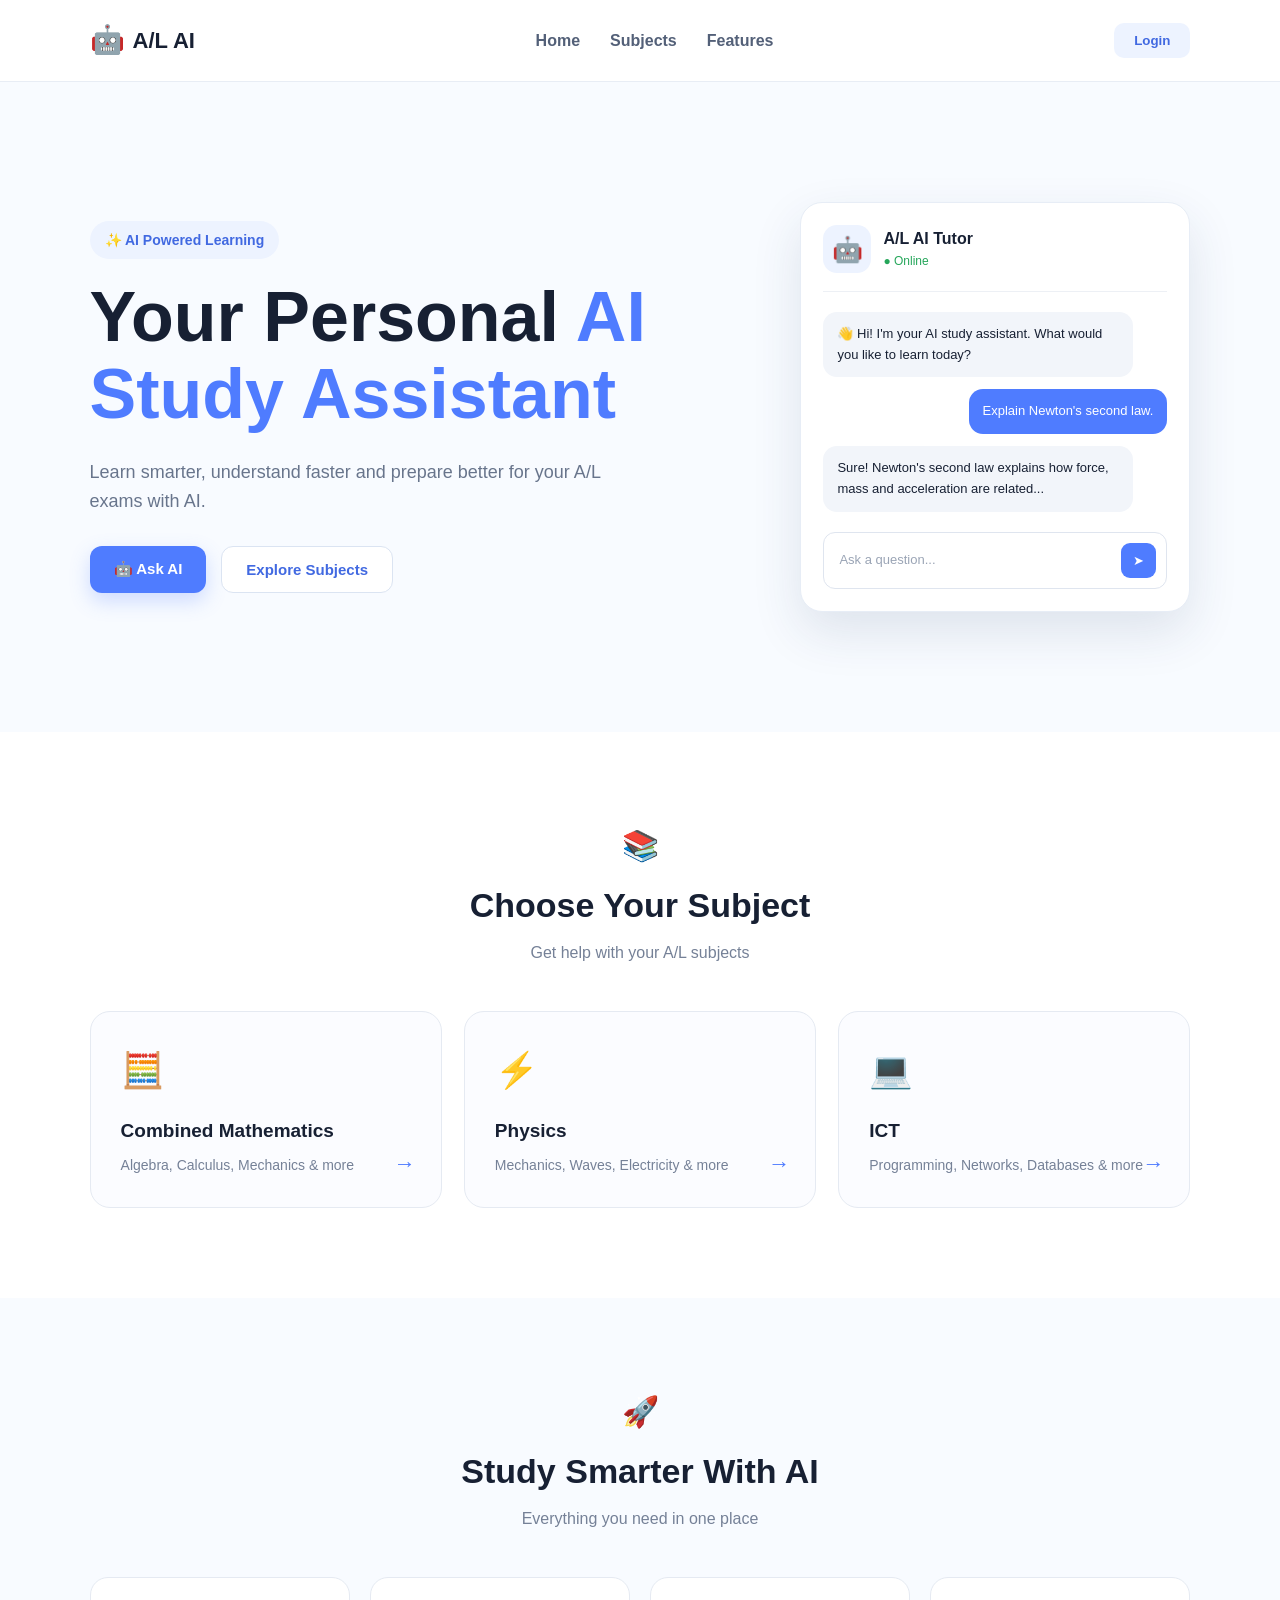
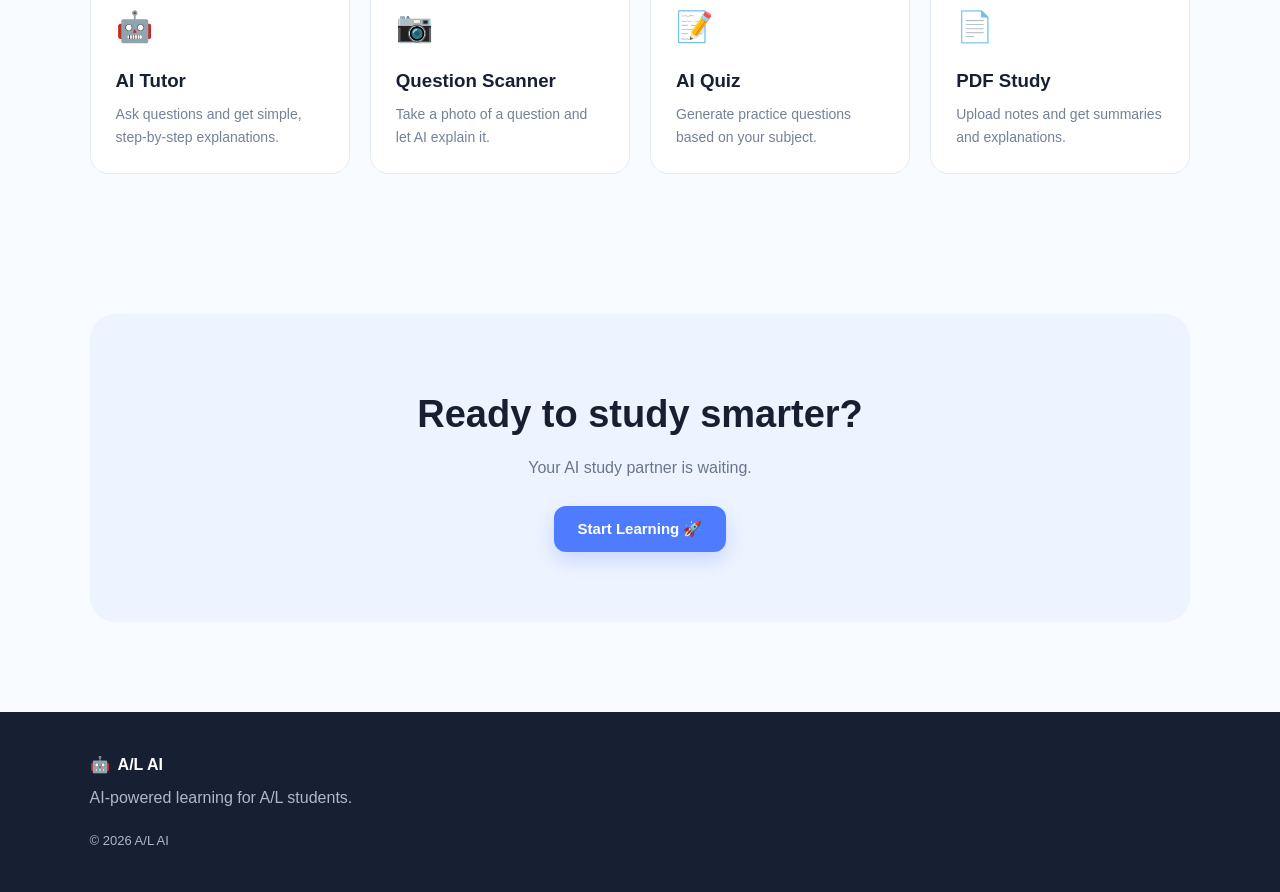
<file: index.html>
<!DOCTYPE html>
<html lang="en">
<head>
    <meta charset="UTF-8">
    <meta name="viewport" content="width=device-width, initial-scale=1.0">

    <title>A/L AI - Your AI Study Assistant</title>

    <link rel="stylesheet" href="style.css">
</head>

<body>

    <!-- Navigation -->
    <header class="navbar">

        <div class="logo">
            <span>🤖</span>
            <h2>A/L AI</h2>
        </div>

        <nav>
            <a href="#home">Home</a>
            <a href="#subjects">Subjects</a>
            <a href="#features">Features</a>
        </nav>

        <button class="login-btn">Login</button>

    </header>


    <!-- Hero Section -->
    <main>

        <section class="hero" id="home">

            <div class="hero-content">

                <div class="badge">
                    ✨ AI Powered Learning
                </div>

                <h1>
                    Your Personal
                    <span>AI Study Assistant</span>
                </h1>

                <p>
                    Learn smarter, understand faster and prepare
                    better for your A/L exams with AI.
                </p>

                <div class="hero-buttons">

                    <button class="primary-btn" onclick="startChat()">
                        🤖 Ask AI
                    </button>

                    <button class="secondary-btn" onclick="scrollToSubjects()">
                        Explore Subjects
                    </button>

                </div>

            </div>


            <!-- AI Preview Card -->
            <div class="ai-card">

                <div class="ai-card-header">

                    <div class="ai-avatar">
                        🤖
                    </div>

                    <div>
                        <h3>A/L AI Tutor</h3>
                        <p>● Online</p>
                    </div>

                </div>


                <div class="chat-preview">

                    <div class="ai-message">
                        👋 Hi! I'm your AI study assistant.
                        What would you like to learn today?
                    </div>

                    <div class="user-message">
                        Explain Newton's second law.
                    </div>

                    <div class="ai-message">
                        Sure! Newton's second law explains how
                        force, mass and acceleration are related...
                    </div>

                </div>


                <div class="chat-input-preview">
                    <span>Ask a question...</span>
                    <button onclick="startChat()">➤</button>
                </div>

            </div>

        </section>


        <!-- Subjects -->
        <section class="subjects" id="subjects">

            <div class="section-title">

                <span>📚</span>

                <h2>Choose Your Subject</h2>

                <p>
                    Get help with your A/L subjects
                </p>

            </div>


            <div class="subject-grid">

                <div class="subject-card maths"
                     onclick="selectSubject('Combined Mathematics')">

                    <div class="subject-icon">
                        🧮
                    </div>

                    <h3>Combined Mathematics</h3>

                    <p>
                        Algebra, Calculus, Mechanics & more
                    </p>

                    <span class="arrow">→</span>

                </div>


                <div class="subject-card physics"
                     onclick="selectSubject('Physics')">

                    <div class="subject-icon">
                        ⚡
                    </div>

                    <h3>Physics</h3>

                    <p>
                        Mechanics, Waves, Electricity & more
                    </p>

                    <span class="arrow">→</span>

                </div>


                <div class="subject-card ict"
                     onclick="selectSubject('ICT')">

                    <div class="subject-icon">
                        💻
                    </div>

                    <h3>ICT</h3>

                    <p>
                        Programming, Networks, Databases & more
                    </p>

                    <span class="arrow">→</span>

                </div>

            </div>

        </section>


        <!-- Features -->
        <section class="features" id="features">

            <div class="section-title">

                <span>🚀</span>

                <h2>Study Smarter With AI</h2>

                <p>
                    Everything you need in one place
                </p>

            </div>


            <div class="feature-grid">

                <div class="feature-card">

                    <div>🤖</div>

                    <h3>AI Tutor</h3>

                    <p>
                        Ask questions and get simple,
                        step-by-step explanations.
                    </p>

                </div>


                <div class="feature-card">

                    <div>📷</div>

                    <h3>Question Scanner</h3>

                    <p>
                        Take a photo of a question
                        and let AI explain it.
                    </p>

                </div>


                <div class="feature-card">

                    <div>📝</div>

                    <h3>AI Quiz</h3>

                    <p>
                        Generate practice questions
                        based on your subject.
                    </p>

                </div>


                <div class="feature-card">

                    <div>📄</div>

                    <h3>PDF Study</h3>

                    <p>
                        Upload notes and get summaries
                        and explanations.
                    </p>

                </div>

            </div>

        </section>


        <!-- Call To Action -->
        <section class="cta">

            <h2>Ready to study smarter?</h2>

            <p>
                Your AI study partner is waiting.
            </p>

            <button class="primary-btn" onclick="startChat()">
                Start Learning 🚀
            </button>

        </section>

    </main>


    <!-- Footer -->
    <footer>

        <div class="logo">
            🤖 <strong>A/L AI</strong>
        </div>

        <p>
            AI-powered learning for A/L students.
        </p>

        <p class="copyright">
            © 2026 A/L AI
        </p>

    </footer>


    <script src="script.js"></script>

</body>
</html>
</file>
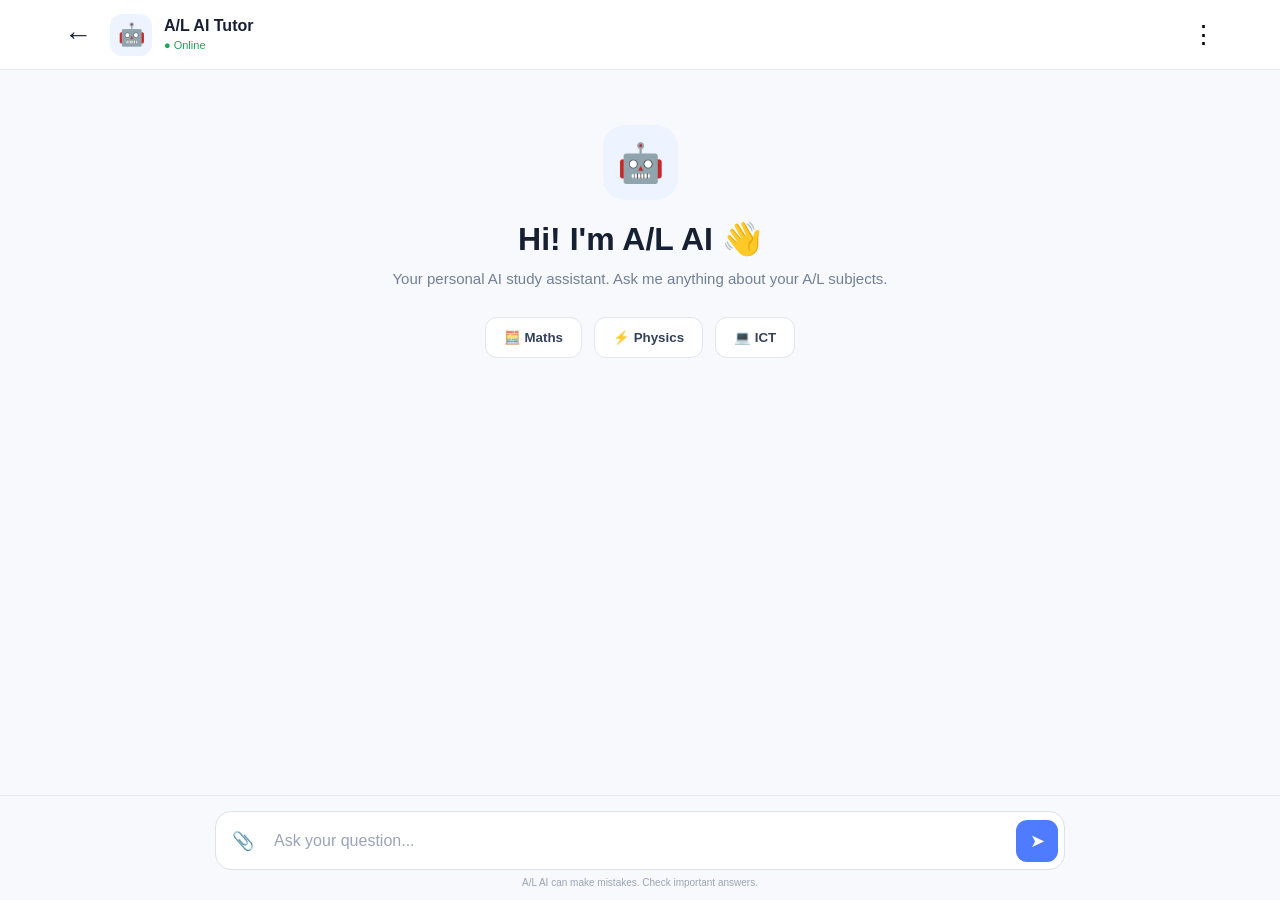
<file: chat.html>
<!DOCTYPE html>
<html lang="en">
<head>
    <meta charset="UTF-8">
    <meta name="viewport" content="width=device-width, initial-scale=1.0">

    <title>A/L AI Tutor</title>

    <link rel="stylesheet" href="chat.css">
</head>

<body>

<header class="chat-header">

    <a href="index.html" class="back-btn">←</a>

    <div class="chat-logo">
        <div class="bot-icon">🤖</div>

        <div>
            <h2>A/L AI Tutor</h2>
            <span>● Online</span>
        </div>
    </div>

    <button class="menu-btn">⋮</button>

</header>


<main class="chat-container">

    <div class="welcome" id="welcome">

        <div class="big-bot">🤖</div>

        <h1>Hi! I'm A/L AI 👋</h1>

        <p>
            Your personal AI study assistant.
            Ask me anything about your A/L subjects.
        </p>

        <div class="quick-buttons">

            <button type="button" onclick="quickQuestion('Combined Mathematics')">
                🧮 Maths
            </button>

            <button type="button" onclick="quickQuestion('Physics')">
                ⚡ Physics
            </button>

            <button type="button" onclick="quickQuestion('ICT')">
                💻 ICT
            </button>

        </div>

    </div>


    <div id="messages"></div>

</main>


<footer class="input-area">

    <div class="input-box">

        <button
            type="button"
            class="attach-btn"
            onclick="showComingSoon()">
            📎
        </button>

        <input
            id="questionInput"
            type="text"
            placeholder="Ask your question..."
            autocomplete="off"
            inputmode="text"
        >

        <button
            type="button"
            class="send-btn"
            onclick="sendQuestion()">
            ➤
        </button>

    </div>

    <p class="disclaimer">
        A/L AI can make mistakes. Check important answers.
    </p>

</footer>


<script src="chat.js"></script>

</body>
</html>
</file>
<file: style.css>
* {
    margin: 0;
    padding: 0;
    box-sizing: border-box;
}

html {
    scroll-behavior: smooth;
}

body {
    font-family: Arial, Helvetica, sans-serif;
    background: #f8fbff;
    color: #172033;
    line-height: 1.6;
}


/* =========================
   NAVBAR
========================= */

.navbar {
    width: 100%;
    padding: 18px 7%;
    display: flex;
    align-items: center;
    justify-content: space-between;
    background: white;
    border-bottom: 1px solid #e8edf5;
    position: sticky;
    top: 0;
    z-index: 1000;
}

.logo {
    display: flex;
    align-items: center;
    gap: 8px;
}

.logo span {
    font-size: 28px;
}

.logo h2 {
    font-size: 22px;
}

.navbar nav {
    display: flex;
    gap: 30px;
}

.navbar nav a {
    text-decoration: none;
    color: #536078;
    font-weight: 600;
    transition: 0.2s;
}

.navbar nav a:hover {
    color: #4f7cff;
}

.login-btn {
    border: none;
    background: #edf3ff;
    color: #4169e1;
    padding: 10px 20px;
    border-radius: 10px;
    font-weight: bold;
    cursor: pointer;
}


/* =========================
   HERO
========================= */

.hero {
    min-height: 650px;
    padding: 80px 7%;
    display: flex;
    align-items: center;
    justify-content: space-between;
    gap: 60px;
}

.hero-content {
    max-width: 600px;
}

.badge {
    display: inline-block;
    background: #edf3ff;
    color: #4169e1;
    padding: 8px 15px;
    border-radius: 50px;
    font-size: 14px;
    font-weight: bold;
    margin-bottom: 20px;
}

.hero h1 {
    font-size: clamp(42px, 6vw, 70px);
    line-height: 1.1;
    margin-bottom: 25px;
}

.hero h1 span {
    color: #4f7cff;
}

.hero-content > p {
    font-size: 18px;
    color: #68758c;
    max-width: 520px;
    margin-bottom: 30px;
}

.hero-buttons {
    display: flex;
    gap: 15px;
    flex-wrap: wrap;
}

.primary-btn,
.secondary-btn {
    border: none;
    padding: 14px 24px;
    border-radius: 12px;
    font-size: 15px;
    font-weight: bold;
    cursor: pointer;
    transition: 0.2s;
}

.primary-btn {
    background: #4f7cff;
    color: white;
    box-shadow: 0 8px 20px rgba(79, 124, 255, 0.25);
}

.primary-btn:hover {
    transform: translateY(-2px);
}

.secondary-btn {
    background: white;
    color: #4169e1;
    border: 1px solid #dbe4f2;
}

.secondary-btn:hover {
    background: #f2f6ff;
}


/* =========================
   AI CARD
========================= */

.ai-card {
    width: 390px;
    background: white;
    border-radius: 22px;
    padding: 22px;
    box-shadow: 0 20px 50px rgba(30, 60, 100, 0.12);
    border: 1px solid #e7edf6;
}

.ai-card-header {
    display: flex;
    align-items: center;
    gap: 12px;
    padding-bottom: 18px;
    border-bottom: 1px solid #edf0f5;
}

.ai-avatar {
    width: 48px;
    height: 48px;
    background: #edf3ff;
    border-radius: 14px;
    display: flex;
    align-items: center;
    justify-content: center;
    font-size: 25px;
}

.ai-card-header h3 {
    font-size: 16px;
}

.ai-card-header p {
    color: #25a65a;
    font-size: 12px;
}

.chat-preview {
    padding: 20px 0;
    display: flex;
    flex-direction: column;
    gap: 12px;
}

.ai-message,
.user-message {
    padding: 12px 14px;
    border-radius: 14px;
    font-size: 13px;
    max-width: 90%;
}

.ai-message {
    background: #f2f5fa;
    align-self: flex-start;
}

.user-message {
    background: #4f7cff;
    color: white;
    align-self: flex-end;
}

.chat-input-preview {
    display: flex;
    justify-content: space-between;
    align-items: center;
    border: 1px solid #dfe5ef;
    padding: 10px 10px 10px 15px;
    border-radius: 12px;
    color: #9aa4b5;
    font-size: 13px;
}

.chat-input-preview button {
    border: none;
    background: #4f7cff;
    color: white;
    width: 35px;
    height: 35px;
    border-radius: 9px;
    cursor: pointer;
}


/* =========================
   SECTION TITLE
========================= */

.section-title {
    text-align: center;
    margin-bottom: 45px;
}

.section-title > span {
    font-size: 30px;
}

.section-title h2 {
    font-size: 34px;
    margin: 8px 0;
}

.section-title p {
    color: #758197;
}


/* =========================
   SUBJECTS
========================= */

.subjects {
    padding: 90px 7%;
    background: white;
}

.subject-grid {
    display: grid;
    grid-template-columns: repeat(3, 1fr);
    gap: 22px;
}

.subject-card {
    position: relative;
    padding: 30px;
    border-radius: 20px;
    border: 1px solid #e5eaf2;
    background: #fbfcff;
    cursor: pointer;
    transition: 0.25s;
}

.subject-card:hover {
    transform: translateY(-5px);
    box-shadow: 0 15px 35px rgba(40, 70, 110, 0.1);
}

.subject-icon {
    font-size: 35px;
    margin-bottom: 18px;
}

.subject-card h3 {
    font-size: 19px;
    margin-bottom: 8px;
}

.subject-card p {
    color: #758197;
    font-size: 14px;
}

.arrow {
    position: absolute;
    right: 25px;
    bottom: 25px;
    font-size: 22px;
    color: #4f7cff;
}


/* =========================
   FEATURES
========================= */

.features {
    padding: 90px 7%;
}

.feature-grid {
    display: grid;
    grid-template-columns: repeat(4, 1fr);
    gap: 20px;
}

.feature-card {
    background: white;
    border: 1px solid #e5eaf2;
    border-radius: 18px;
    padding: 25px;
}

.feature-card > div {
    font-size: 30px;
    margin-bottom: 15px;
}

.feature-card h3 {
    margin-bottom: 8px;
}

.feature-card p {
    color: #758197;
    font-size: 14px;
}


/* =========================
   CTA
========================= */

.cta {
    margin: 50px 7% 90px;
    padding: 70px 30px;
    text-align: center;
    background: #eef4ff;
    border-radius: 25px;
}

.cta h2 {
    font-size: 38px;
    margin-bottom: 10px;
}

.cta p {
    color: #68758c;
    margin-bottom: 25px;
}


/* =========================
   FOOTER
========================= */

footer {
    padding: 40px 7%;
    background: #172033;
    color: white;
}

footer p {
    color: #aeb8c9;
    margin-top: 8px;
}

.copyright {
    margin-top: 20px;
    font-size: 13px;
}


/* =========================
   MOBILE
========================= */

@media (max-width: 900px) {

    .navbar nav {
        display: none;
    }

    .hero {
        flex-direction: column;
        text-align: center;
        padding-top: 60px;
    }

    .hero-content > p {
        margin-left: auto;
        margin-right: auto;
    }

    .hero-buttons {
        justify-content: center;
    }

    .ai-card {
        width: 100%;
        max-width: 420px;
    }

    .subject-grid {
        grid-template-columns: 1fr;
    }

    .feature-grid {
        grid-template-columns: repeat(2, 1fr);
    }
}


@media (max-width: 550px) {

    .navbar {
        padding: 15px 5%;
    }

    .login-btn {
        padding: 8px 14px;
    }

    .hero {
        padding: 50px 5%;
    }

    .hero h1 {
        font-size: 42px;
    }

    .subjects,
    .features {
        padding: 70px 5%;
    }

    .section-title h2 {
        font-size: 28px;
    }

    .feature-grid {
        grid-template-columns: 1fr;
    }

    .cta {
        margin-left: 5%;
        margin-right: 5%;
    }

    .cta h2 {
        font-size: 30px;
    }
}
</file>
<file: chat.css>
* {
    box-sizing: border-box;
    margin: 0;
    padding: 0;
}

html {
    height: 100%;
}

body {
    min-height: 100%;
    font-family: Arial, Helvetica, sans-serif;
    background: #f7f9fc;
    color: #172033;
}


/* HEADER */

.chat-header {
    height: 70px;
    width: 100%;

    display: flex;
    align-items: center;

    padding: 0 5%;

    background: white;
    border-bottom: 1px solid #e5eaf2;

    position: sticky;
    top: 0;
    z-index: 10;
}

.back-btn {
    text-decoration: none;
    color: #172033;

    font-size: 28px;

    margin-right: 18px;
}

.chat-logo {
    display: flex;
    align-items: center;
    gap: 12px;
}

.bot-icon {
    width: 42px;
    height: 42px;

    display: flex;
    align-items: center;
    justify-content: center;

    background: #edf3ff;
    border-radius: 12px;

    font-size: 22px;
}

.chat-logo h2 {
    font-size: 16px;
}

.chat-logo span {
    color: #20a45a;
    font-size: 11px;
}

.menu-btn {
    margin-left: auto;

    border: none;
    background: transparent;

    font-size: 25px;
}


/* CHAT */

.chat-container {
    width: 100%;
    max-width: 850px;

    margin: 0 auto;

    padding: 55px 20px 180px;
}


/* WELCOME */

.welcome {
    text-align: center;
    max-width: 600px;
    margin: 0 auto;
}

.big-bot {
    width: 75px;
    height: 75px;

    margin: 0 auto 20px;

    display: flex;
    align-items: center;
    justify-content: center;

    background: #edf3ff;
    border-radius: 22px;

    font-size: 38px;
}

.welcome h1 {
    font-size: 32px;
    margin-bottom: 12px;
}

.welcome p {
    color: #718096;
    font-size: 15px;
}


/* QUICK BUTTONS */

.quick-buttons {
    display: flex;
    justify-content: center;
    flex-wrap: wrap;

    gap: 12px;

    margin-top: 30px;
}

.quick-buttons button {
    border: 1px solid #dfe6f0;

    background: white;

    padding: 12px 18px;

    border-radius: 12px;

    color: #34415a;

    font-weight: 600;

    cursor: pointer;
}

.quick-buttons button:active {
    transform: scale(0.97);
}


/* MESSAGES */

#messages {
    display: flex;
    flex-direction: column;

    gap: 15px;

    margin-top: 40px;
}

.message {
    max-width: 75%;

    padding: 14px 17px;

    border-radius: 16px;

    font-size: 15px;
    line-height: 1.5;

    word-wrap: break-word;
}

.user-message-chat {
    align-self: flex-end;

    background: #4f7cff;
    color: white;

    border-bottom-right-radius: 5px;
}

.ai-message-chat {
    align-self: flex-start;

    background: white;

    border: 1px solid #e4e9f1;

    border-bottom-left-radius: 5px;
}


/* INPUT AREA */

.input-area {
    position: fixed;

    left: 0;
    right: 0;
    bottom: 0;

    z-index: 100;

    padding: 15px 20px 12px;

    background: #f7f9fc;

    border-top: 1px solid #e5eaf2;
}


/* INPUT BOX */

.input-box {
    width: 100%;
    max-width: 850px;

    margin: 0 auto;

    display: flex;
    align-items: center;

    background: white;

    border: 1px solid #dce3ed;

    border-radius: 16px;

    padding: 6px;
}


/* TEXT INPUT */

#questionInput {
    flex: 1;

    width: 100%;
    min-width: 0;

    height: 45px;

    border: none;
    outline: none;

    background: transparent;

    padding: 10px;

    font-family: Arial, Helvetica, sans-serif;
    font-size: 16px;

    color: #172033;
}

#questionInput::placeholder {
    color: #9aa4b5;
}


/* BUTTONS */

.attach-btn,
.send-btn {
    flex-shrink: 0;

    width: 42px;
    height: 42px;

    border: none;
    border-radius: 11px;

    cursor: pointer;

    font-size: 18px;
}

.attach-btn {
    background: transparent;
}

.send-btn {
    background: #4f7cff;
    color: white;
}

.send-btn:active {
    transform: scale(0.95);
}


/* DISCLAIMER */

.disclaimer {
    text-align: center;

    color: #9aa4b5;

    font-size: 10px;

    margin-top: 7px;
}


/* MOBILE */

@media (max-width: 600px) {

    .chat-header {
        padding: 0 15px;
    }

    .chat-container {
        padding: 45px 15px 170px;
    }

    .welcome h1 {
        font-size: 27px;
    }

    .welcome p {
        font-size: 14px;
    }

    .message {
        max-width: 88%;
        font-size: 14px;
    }

    .input-area {
        padding-left: 10px;
        padding-right: 10px;
    }

    #questionInput {
        font-size: 16px;
    }

}
</file>
